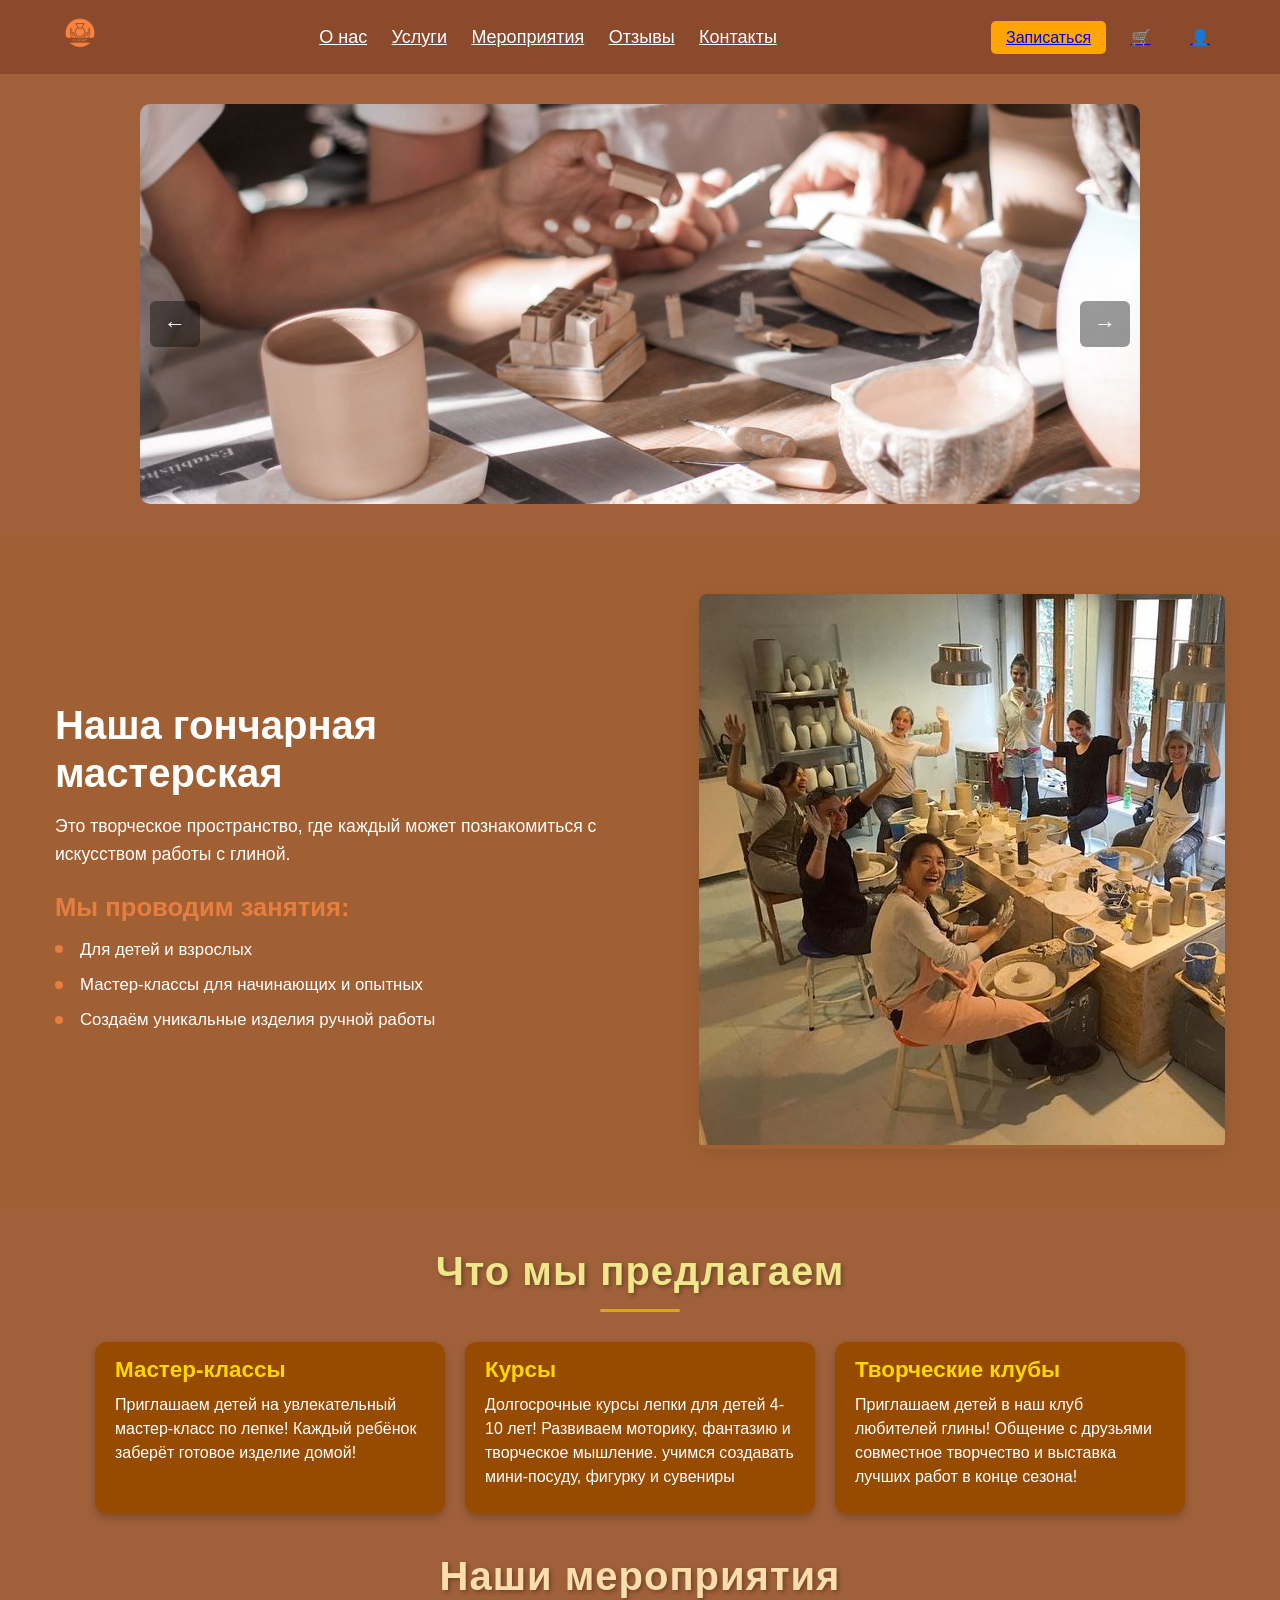
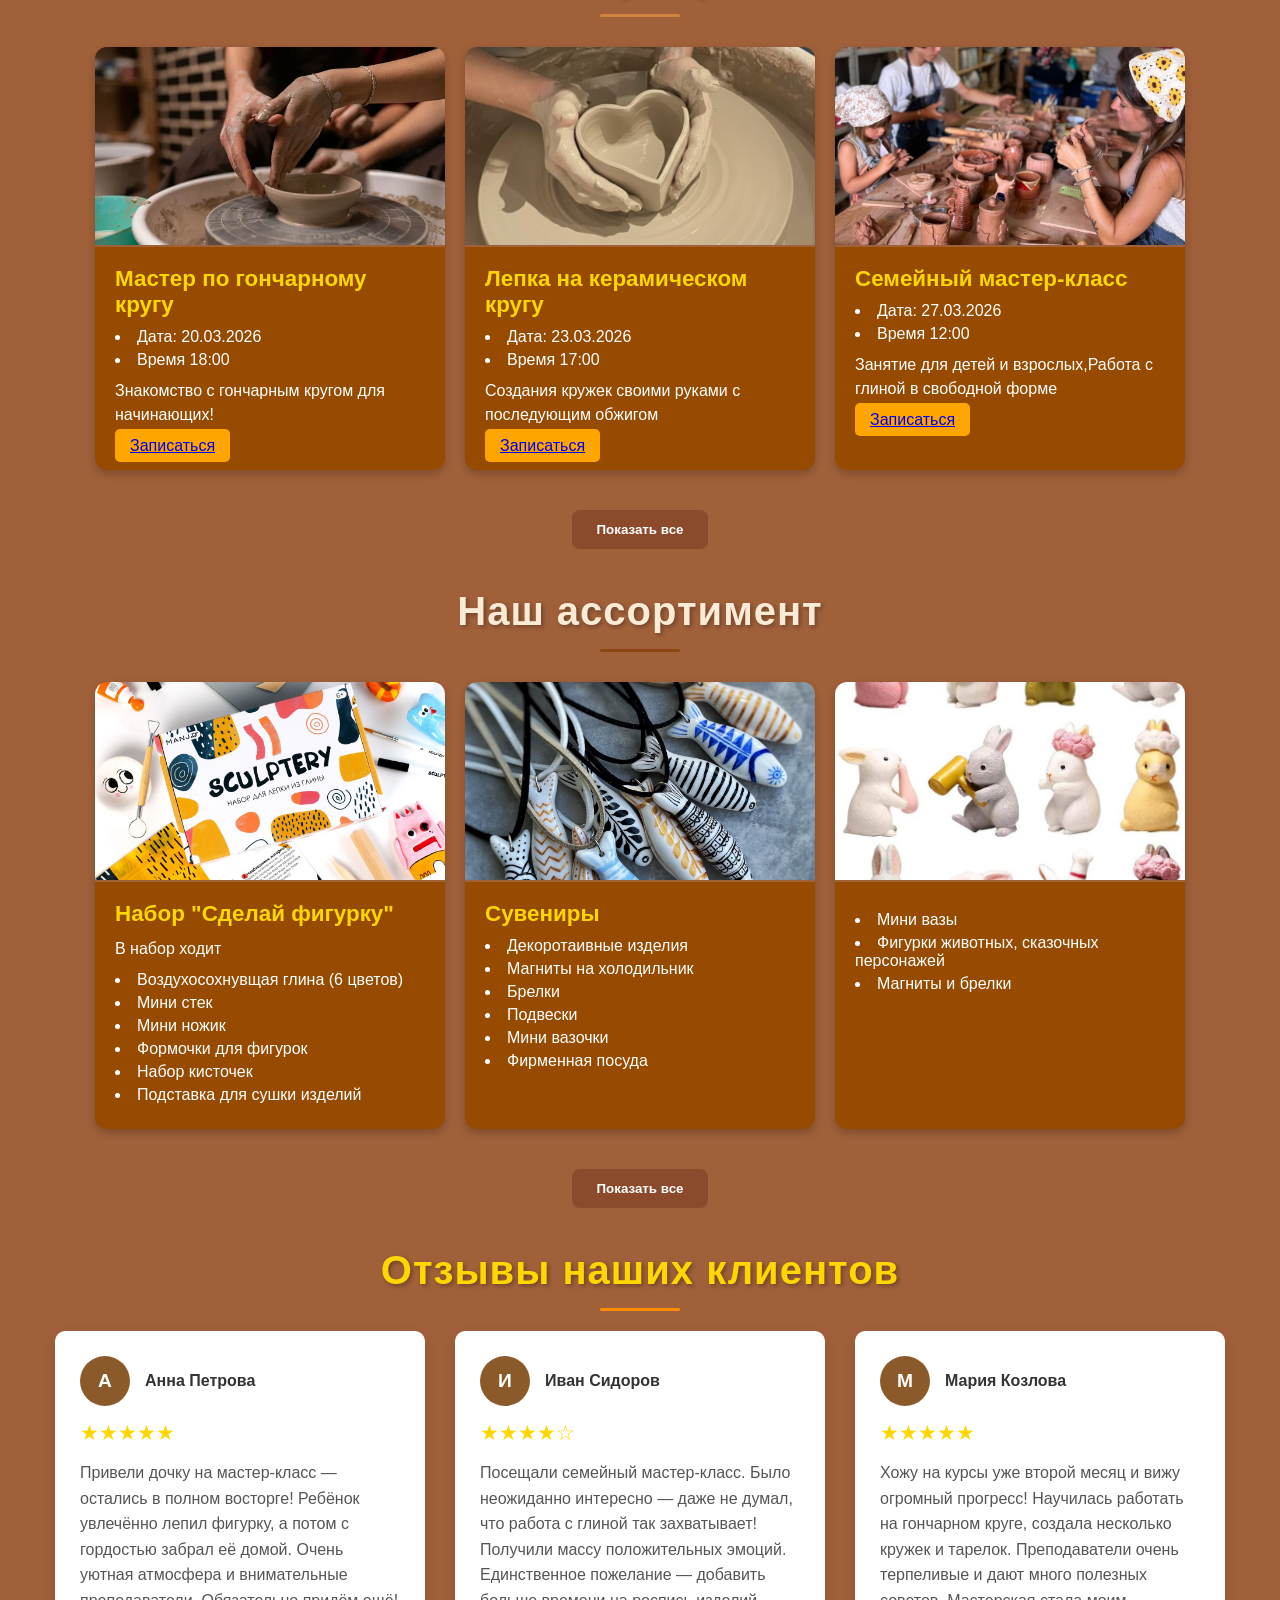
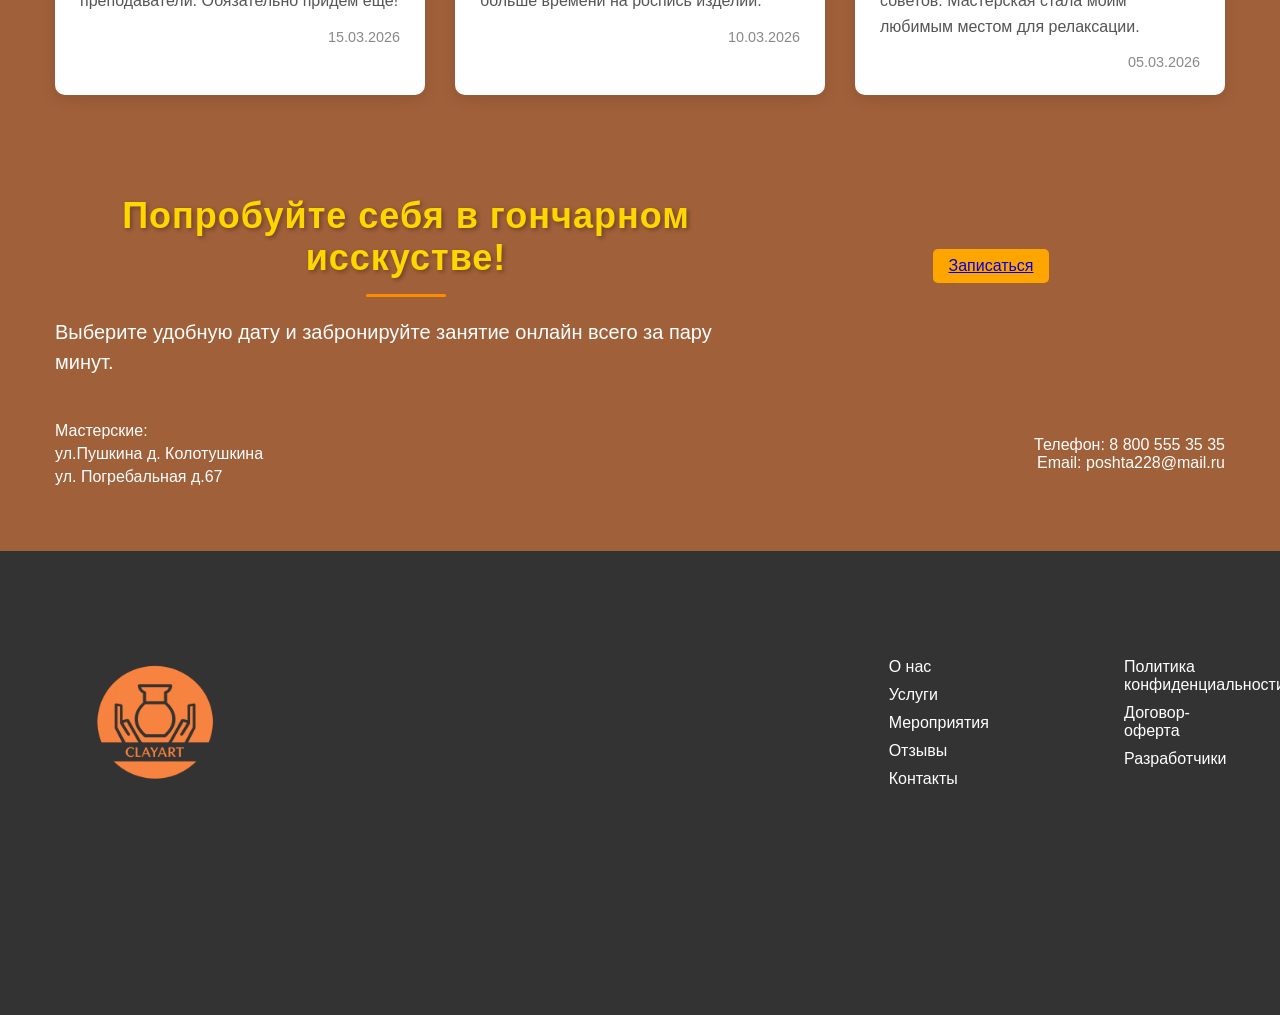
<file: index.html>
<!DOCTYPE html>
<html lang="ru">
<head>
    <meta charset="UTF-8">
    <meta name="viewport" content="width=device-width, initial-scale=1.0">
    <title>Гончарная мастерская</title>
    <link rel="stylesheet" href="style.css">
</head>
<body>
    <header>
        <div class="container">

            <div class="logo">
                <a href="index.html">
                    <img src="img\ChatGPT Image 16 мар. 2026 г., 20_17_33.png" alt="Логотип">
                </a>
            </div>

            <nav class="menu">
                <a href="o_nas.html">О нас</a>
                <a href="uslugi.html">Услуги</a>
                <a href="mp.html">Мероприятия</a>
                <a href="otzivy.html">Отзывы</a>
                <a href="contacts.html">Контакты</a>
            </nav>
            <div class="action">
                <a href="https://docs.google.com/forms/d/e/1FAIpQLSeQhsj53YBMiBr8ku7k_95Wl72nVpHHeeREx97XyPlIxrhOSA/viewform?usp=publish-editor" class="btm">Записаться</a>
                <a href="uslugi.html" class="icon_btm">🛒</a>
                <a href="login.html" class="icon_btm">👤</a>
            </div>
        </div>
    </header>
    <section class="banner">
        <div class="container">
            <div class="slider">
                <button class="left click">&#8592;</button>
                <img src="img/banner_1.jpg" alt="баннер">
                <button class="right click">&#8594;</button>
            </div>
        </div>
    </section>
    <section class="o_nas">
        <div class="container">
            <div class="text">
                <h2>Наша гончарная мастерская</h2>
                <p>Это творческое пространство, где каждый может познакомиться с искусством работы с глиной.</p>
                <h3>Мы проводим занятия:</h3>
                <ul>
                    <li>Для детей и взрослых</li>
                    <li>Мастер-классы для начинающих и опытных</li>
                    <li>Создаём уникальные изделия ручной работы</li>
                </ul>
            </div>
            <div class="img_o_nas">
                <img src="img/aboutUs.png" alt="фото о нас">
            </div>
        </div>
    </section>
    <section class="chto_myu_predlagaem">
        <div class="container">

            <h1>Что мы предлагаем</h1>

            <div class="cards">

                <div class="card">
                    <div class="card_text">
                        <h3>Мастер-классы</h3>
                        <p>Приглашаем детей на увлекательный мастер-класс по лепке! Каждый ребёнок заберёт готовое изделие домой!</p>
                    </div>
                </div>


                <div class="card">
                    <div class="card_text">
                        <h3>Курсы</h3>
                        <p>Долгосрочные курсы лепки для детей 4-10 лет! Развиваем моторику, фантазию и творческое мышление. учимся создавать мини-посуду, фигурку и сувениры</p>
                    </div>
                </div>


                <div class="card">
                    <div class="card_text">
                        <h3>Творческие клубы</h3>
                        <p>Приглашаем детей в наш клуб любителей глины! Общение с друзьями совместное творчество и выставка лучших работ в конце сезона!</p>
                    </div>
                </div>
            </div>
        </div>
    </section>
    <section class="blijashie_meropriatiya">
        <div class="container">
            <h1>Наши мероприятия</h1>
            <div class="cards">
                <div class="card">
                    <img src="img/masterClass1.png">
                    <div class="card_text">
                        <h3>Мастер по гончарному кругу</h3>
                        <ul>
                            <li>Дата: 20.03.2026</li>
                            <li>Время 18:00</li>
                        </ul>
                        <p>Знакомство с гончарным кругом для начинающих!</p>
                         <a href="https://docs.google.com/forms/d/e/1FAIpQLSeQhsj53YBMiBr8ku7k_95Wl72nVpHHeeREx97XyPlIxrhOSA/viewform?usp=publish-editor" class="btm">Записаться</a>
                    </div>
                </div>


                <div class="card">
                    <img src="img/masterClass2.png">
                    <div class="card_text">
                        <h3>Лепка на керамическом кругу</h3>
                        <ul>
                            <li>Дата: 23.03.2026</li>
                            <li>Время 17:00</li>
                        </ul>
                        <p>Создания кружек своими руками с последующим обжигом</p>
                         <a href="https://docs.google.com/forms/d/e/1FAIpQLSeQhsj53YBMiBr8ku7k_95Wl72nVpHHeeREx97XyPlIxrhOSA/viewform?usp=publish-editor" class="btm">Записаться</a>
                    </div>
                </div>

                <div class="card">
                    <img src="img/masterClass3.png">
                    <div class="card_text">
                        <h3>Семейный мастер-класс</h3>
                        <ul>
                            <li>Дата: 27.03.2026</li>
                            <li>Время 12:00</li>
                        </ul>
                        <p>Занятие для детей и взрослых,Работа с глиной в свободной форме</p>
                         <a href="https://docs.google.com/forms/d/e/1FAIpQLSeQhsj53YBMiBr8ku7k_95Wl72nVpHHeeREx97XyPlIxrhOSA/viewform?usp=publish-editor" class="btm">Записаться</a>
                    </div>
                </div>
                <button>Показать все</button>
            </div>
        </div>
    </section>
    <section class="nash_assortiment">
        <div class="container">
            <h1>Наш ассортимент</h1>
            <div class="cards">
                <div class="card">
                    <img src="img/nabor1.png">
                    <div class="card_text">
                        <h3>Набор "Сделай фигурку"</h3>
                        <p>В набор ходит</p>
                        <ul>
                            <li>Воздухосохнувщая глина (6 цветов)</li>
                            <li>Мини стек</li>
                            <li>Мини ножик</li>
                            <li>Формочки для фигурок</li>
                            <li>Набор кисточек</li>
                            <li>Подставка для сушки изделий</li>
                        </ul>
                    </div>
                </div>


                <div class="card">
                    <img src="img/nabor2.png">
                    <div class="card_text">
                        <h3>Сувениры</h3>
                        <ul>
                            <li>Декоротаивные изделия</li>
                            <li>Магниты на холодильник</li>
                            <li>Брелки</li>
                            <li>Подвески</li>
                            <li>Мини вазочки</li>
                            <li>Фирменная посуда</li>
                        </ul>
                    </div>
                </div>

                <div class="card">
                    <img src="img/nabor3.png">
                    <div class="card_text">
                        <h3></h3>
                        <ul>
                            <li>Мини вазы</li>
                            <li>Фигурки животных, сказочных персонажей</li>
                            <li>Магниты и брелки</li>
                        </ul>
                    </div>
                </div>
                <button>Показать все</button>
            </div>
        </div>
    </section>
    <section class="otzivy">
        <div class="container">
            <h1>Отзывы наших клиентов</h1>
            <div class="reviews-grid">
                <div class="review-card">
                    <div class="review-header">
                        <div class="review-avatar">А</div>
                        <div class="review-author">Анна Петрова</div>
                    </div>
                    <div class="review-rating">
                        ★★★★★
                    </div>
                    <p class="review-text">
                        Привели дочку на мастер‑класс — остались в полном восторге!
                        Ребёнок увлечённо лепил фигурку, а потом с гордостью забрал её домой.
                        Очень уютная атмосфера и внимательные преподаватели. Обязательно придём ещё!
                    </p>
                    <div class="review-date">15.03.2026</div>
                </div>

                <div class="review-card">
                    <div class="review-header">
                        <div class="review-avatar">И</div>
                        <div class="review-author">Иван Сидоров</div>
                    </div>
                    <div class="review-rating">
                        ★★★★☆
                    </div>
                    <p class="review-text">
                        Посещали семейный мастер‑класс. Было неожиданно интересно — даже
                        не думал, что работа с глиной так захватывает! Получили массу
                        положительных эмоций. Единственное пожелание — добавить больше
                        времени на роспись изделий.
                    </p>
                    <div class="review-date">10.03.2026</div>
                </div>

                <div class="review-card">
                    <div class="review-header">
                        <div class="review-avatar">М</div>
                        <div class="review-author">Мария Козлова</div>
                    </div>
                    <div class="review-rating">
                        ★★★★★
                    </div>
                    <p class="review-text">
                        Хожу на курсы уже второй месяц и вижу огромный прогресс!
                        Научилась работать на гончарном круге, создала несколько кружек
                        и тарелок. Преподаватели очень терпеливые и дают много полезных
                        советов. Мастерская стала моим любимым местом для релаксации.
                    </p>
                    <div class="review-date">05.03.2026</div>
                </div>
            </div>
        </div>
    </section>
    <section class="bloc_zapisi">
        <div class="container">
            <div class="zapisi_top">
                <div class="zapisi_left">
                    <h1>Попробуйте себя в гончарном исскустве!</h1>
                    <p>Выберите удобную дату и забронируйте  занятие онлайн всего за пару минут.</p>
                </div>

                <div class="zapisi_right">
                     <a href="https://docs.google.com/forms/d/e/1FAIpQLSeQhsj53YBMiBr8ku7k_95Wl72nVpHHeeREx97XyPlIxrhOSA/viewform?usp=publish-editor" class="btm">Записаться</a>
                </div>
            </div>

            <div class="zapisi_bottom">
                <div class="contacts_left">
                    <p>Мастерские:</p>
                    <p>ул.Пушкина д. Колотушкина</p>
                    <p>ул. Погребальная д.67</p>
                </div>
                <div class="contacts_right ">
                    <p>Телефон: 8 800 555 35 35</p>
                    <P>Email: poshta228@mail.ru</P>
                </div>
            </div>
        </div>

    </section>
    <script>

        const images = [
            "img/banner_1.jpg",
            "img/banner_2.jpg",
            "img/banner_3.jpg",
            "img/banner_4.jpg"
        ];

        let index = 0;

        const banner = document.querySelector(".slider img");

        document.querySelector(".right").onclick = () => {
            index++;

            if (index >= images.length) {
                index = 0;
            }

            banner.src = images[index];
        }

        document.querySelector(".left").onclick = () => {
            index--;

            if (index < 0) {
                index = images.length - 1;
            }

            banner.src = images[index];
        }

    </script>
    <footer class="footer">
        <div class="container">
            <div class="footer-top">
                <div class="logo-container">
                    <img src="img/ChatGPT Image 16 мар. 2026 г., 20_17_33.png" alt="Логотип компании" class="footer-logo">
                </div>
                <div class="footer-cols">
                    <div class="col">
                        <a href="o_nas.html">О нас</a>
                        <a href="uslugi.html">Услуги</a>
                        <a href="mp.html">Мероприятия</a>
                        <a href="otzivy.html">Отзывы</a>
                        <a href="contacts.html">Контакты</a>
                    </div>
                    <div class="col">
                        <a href="#">Политика конфиденциальности</a>
                        <a href="#">Договор-оферта</a>
                        <a href="#">Разработчики</a>
                    </div>
                </div>
            </div>
        </div>
    </footer>
</body>
</html>
</file>
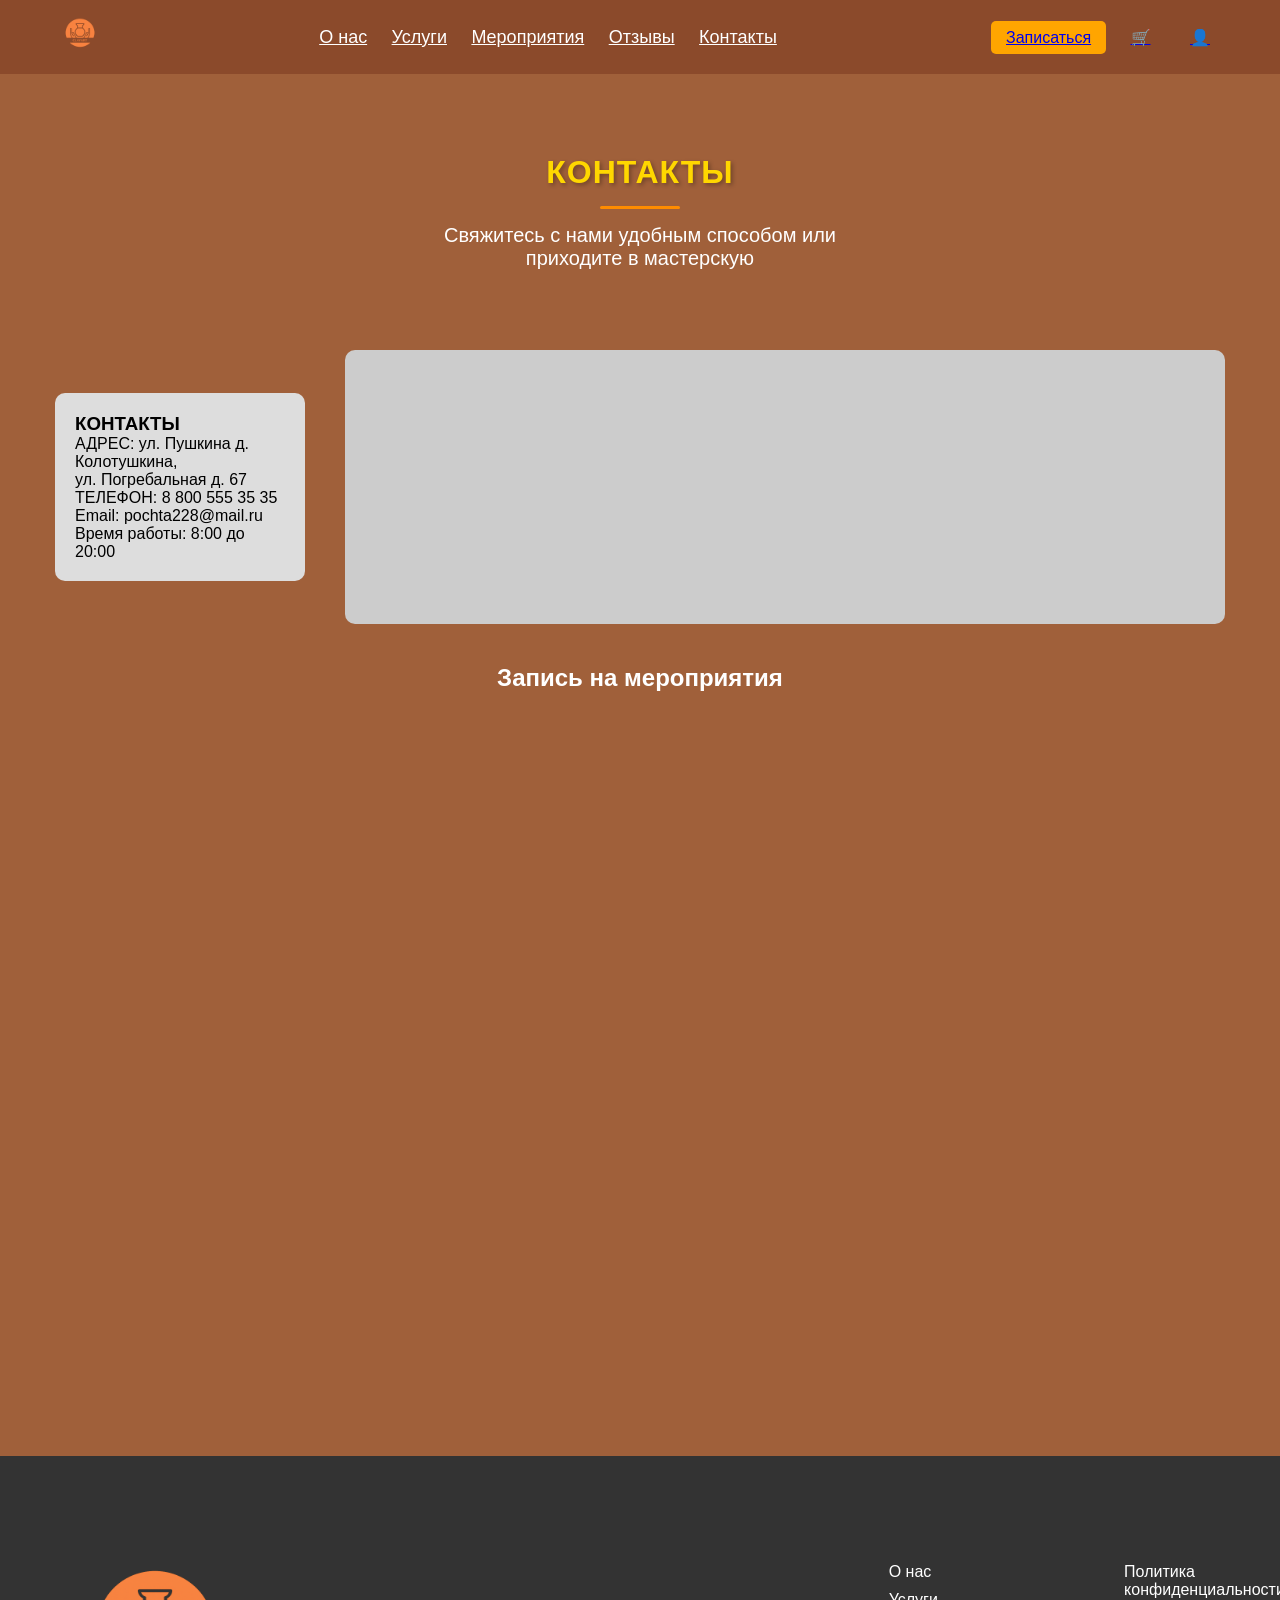
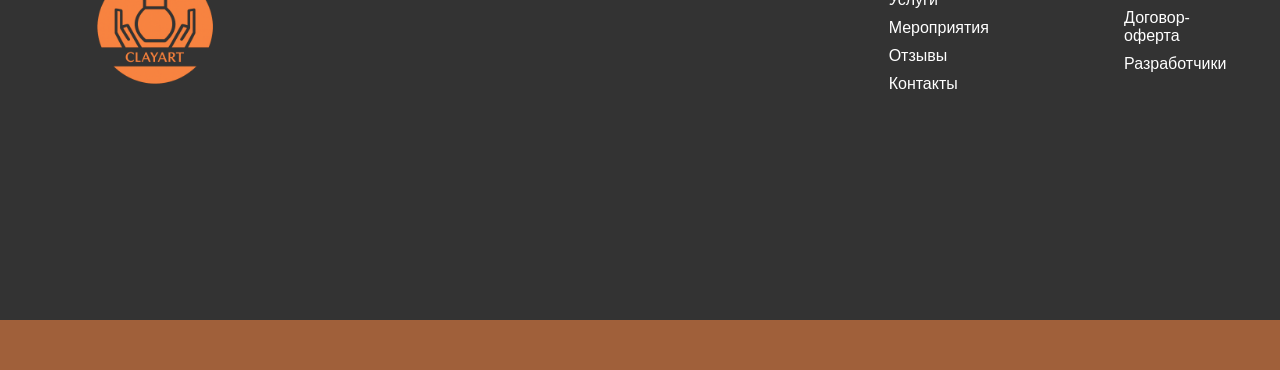
<file: contacts.html>
<!DOCTYPE html>
<html lang="ru">
<head>
    <meta charset="UTF-8">
    <meta name="viewport" content="width=device-width, initial-scale=1.0">
    <title>контакты</title>
    <link rel="stylesheet" href="style.css">
</head>
<body>
    <header>
        <div class="container">

              <div class="logo">
                <a href="index.html">
                    <img src="img\ChatGPT Image 16 мар. 2026 г., 20_17_33.png" alt="Логотип">
                </a>
            </div>
            
            <nav class="menu">
                <a href="o_nas.html">О нас</a>
                <a href="uslugi.html">Услуги</a>
                <a href="mp.html">Мероприятия</a>
                <a href="otzivy.html">Отзывы</a>
                <a href="contacts.html">Контакты</a>
            </nav>
            <div class="action">
                <a href="https://docs.google.com/forms/d/e/1FAIpQLSeQhsj53YBMiBr8ku7k_95Wl72nVpHHeeREx97XyPlIxrhOSA/viewform?usp=publish-editor" class="btm">Записаться</a>
                <a href="uslugi.html" class="icon_btm">🛒</a>
                <a href="login.html" class="icon_btm">👤</a>
            </div>
        </div>
    </header>

<section class="contacts_page">

    <div class="contacts_title">
        <h1>КОНТАКТЫ</h1>
        <p>Свяжитесь с нами удобным способом или<br>
        приходите в мастерскую</p>
    </div>


    <div class="contacts_middle container">

        <div class="contacts_card">

            <h3>КОНТАКТЫ</h3>

            <p>АДРЕС: ул. Пушкина д. Колотушкина,<br>
            ул. Погребальная д. 67</p>

            <p>ТЕЛЕФОН: 8 800 555 35 35</p>

            <p>Email: pochta228@mail.ru</p>

            <p>Время работы: 8:00 до 20:00</p>

        </div>


        <div class="contacts_map">

            <iframe
            src="https://yandex.com/maps/org/dom_kolotushkina/171410075130/?ll=39.721364%2C47.226846&z=17.03"
            width="100%"
            height="250"
            style="border:0;">
            </iframe>

        </div>

    </div>

    <section class="google_form_block">
    <div class="container">

        <h2>Запись на мероприятия</h2>

        <iframe
            src="https://docs.google.com/forms/d/e/1FAIpQLSeQhsj53YBMiBr8ku7k_95Wl72nVpHHeeREx97XyPlIxrhOSA/viewform?usp=publish-editor"
            width="100%"
            height="600"
            frameborder="0">
        </iframe>

    </div>
</section>
  
<footer class="footer">
        <div class="container">
            <div class="footer-top">
                <div class="logo-container">
                    <img src="img/ChatGPT Image 16 мар. 2026 г., 20_17_33.png" alt="Логотип компании" class="footer-logo">
                </div>
                <div class="footer-cols">
                    <div class="col">
                        <a href="o_nas.html">О нас</a>
                        <a href="uslugi.html">Услуги</a>
                        <a href="mp.html">Мероприятия</a>
                        <a href="otzivy.html">Отзывы</a>
                        <a href="contacts.html">Контакты</a>
                    </div>
                    <div class="col">
                        <a href="#">Политика конфиденциальности</a>
                        <a href="#">Договор-оферта</a>
                        <a href="#">Разработчики</a>
                    </div>
                </div>
            </div>
        </div>
    </footer>
    
</body>
</html>
</file>
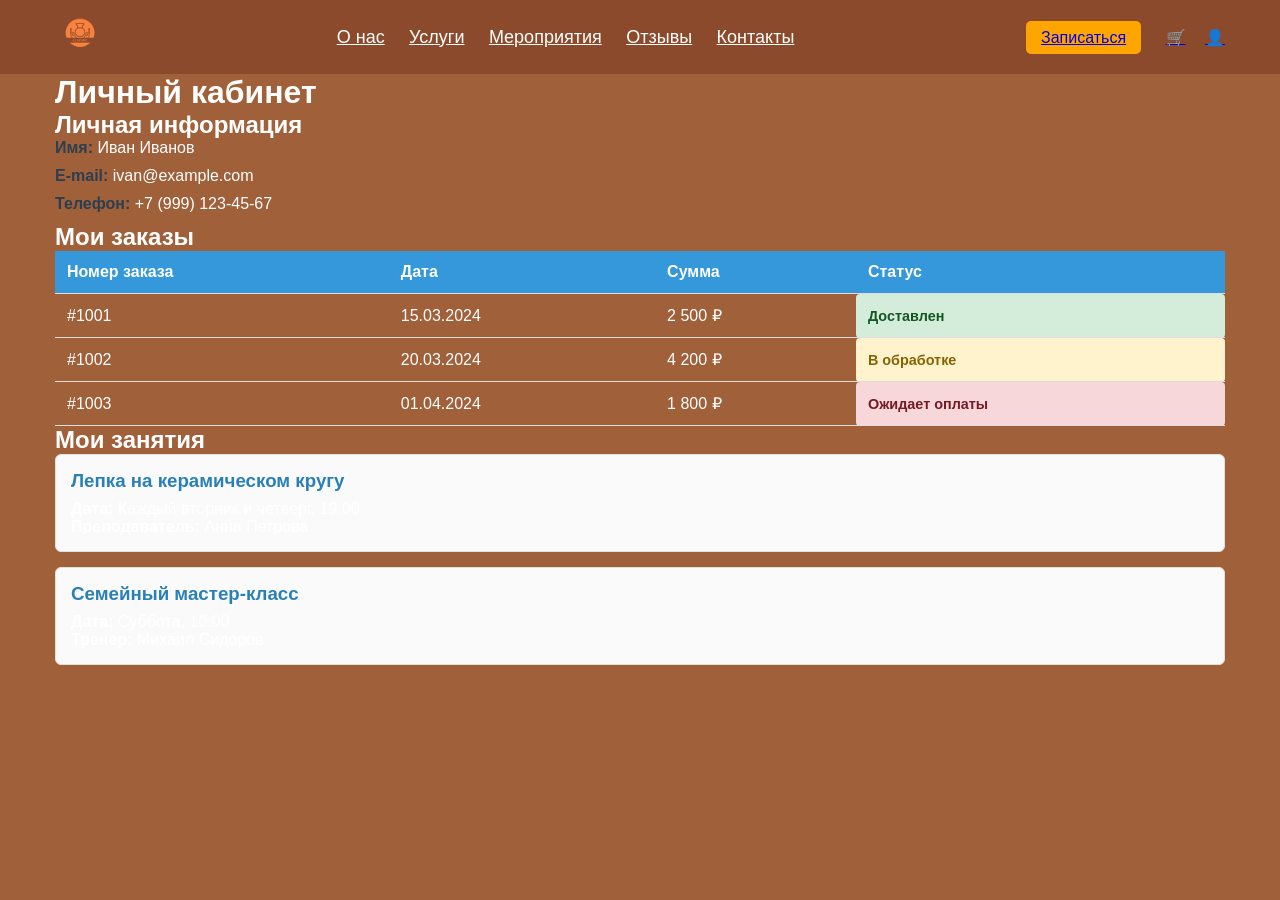
<file: lichniy cabinet.html>
<!DOCTYPE html>
<html lang="ru">
<head>
    <meta charset="UTF-8">
    <meta name="viewport" content="width=device-width, initial-scale=1.0">
    <title>Гончарная мастерская</title>
    <link rel="stylesheet" href="style.css">
</head>
<body>
    <header>
        <div class="container">

            <div class="logo">
                <a href="index.html">
                    <img src="img\ChatGPT Image 16 мар. 2026 г., 20_17_33.png" alt="Логотип">
                </a>
            </div>

            <nav class="menu">
                <a href="o_nas.html">О нас</a>
                <a href="uslugi.html">Услуги</a>
                <a href="mp.html">Мероприятия</a>
                <a href="otzivy.html">Отзывы</a>
                <a href="contacts.html">Контакты</a>
            </nav>
            <div class="action">
                <a href="https://docs.google.com/forms/d/e/1FAIpQLSeQhsj53YBMiBr8ku7k_95Wl72nVpHHeeREx97XyPlIxrhOSA/viewform?usp=publish-editor" class="btm">Записаться</a>
                <a href="uslugi.html" class="icon_btm">🛒</a>
                <a href="login.html class="icon_btm">👤</a>
            </div>
        </div>
    </header>
    <div class="container">
        <h1>Личный кабинет</h1>

        <!-- Блок личной информации -->
        <section class="profile-section">
            <h2>Личная информация</h2>
            <div class="profile-info">
                <p><strong>Имя:</strong> <span id="user-name">Иван Иванов</span></p>
                <p><strong>E-mail:</strong> <span id="user-email">ivan@example.com</span></p>
                <p><strong>Телефон:</strong> <span id="user-phone">+7 (999) 123-45-67</span></p>
            </div>
        </section>

        <!-- Блок заказов -->
        <section class="orders-section">
            <h2>Мои заказы</h2>
            <table class="orders-table">
                <thead>
                    <tr>
                        <th>Номер заказа</th>
                        <th>Дата</th>
                        <th>Сумма</th>
                        <th>Статус</th>
                    </tr>
                </thead>
                <tbody>
                    <tr>
                        <td>#1001</td>
                        <td>15.03.2024</td>
                        <td>2 500 ₽</td>
                        <td class="status delivered">Доставлен</td>
                    </tr>
                    <tr>
                        <td>#1002</td>
                        <td>20.03.2024</td>
                        <td>4 200 ₽</td>
                        <td class="status processing">В обработке</td>
                    </tr>
                    <tr>
                        <td>#1003</td>
                        <td>01.04.2024</td>
                        <td>1 800 ₽</td>
                        <td class="status pending">Ожидает оплаты</td>
                    </tr>
                </tbody>
            </table>
        </section>

        <!-- Блок занятий -->
        <section class="classes-section">
            <h2>Мои занятия</h2>
            <div class="classes-list">
                <div class="class-item">
                    <h3>Лепка на керамическом кругу</h3>
                    <p><strong>Дата:</strong> Каждый вторник и четверг, 19:00</p>
                    <p><strong>Преподаватель:</strong> Анна Петрова</p>
                </div>
                <div class="class-item">
                    <h3>Семейный мастер-класс</h3>
                    <p><strong>Дата:</strong> Суббота, 10:00</p>
                    <p><strong>Тренер:</strong> Михаил Сидоров</p>
                </div>
            </div>
        </section>
    </div>
</body>
</html>
</file>
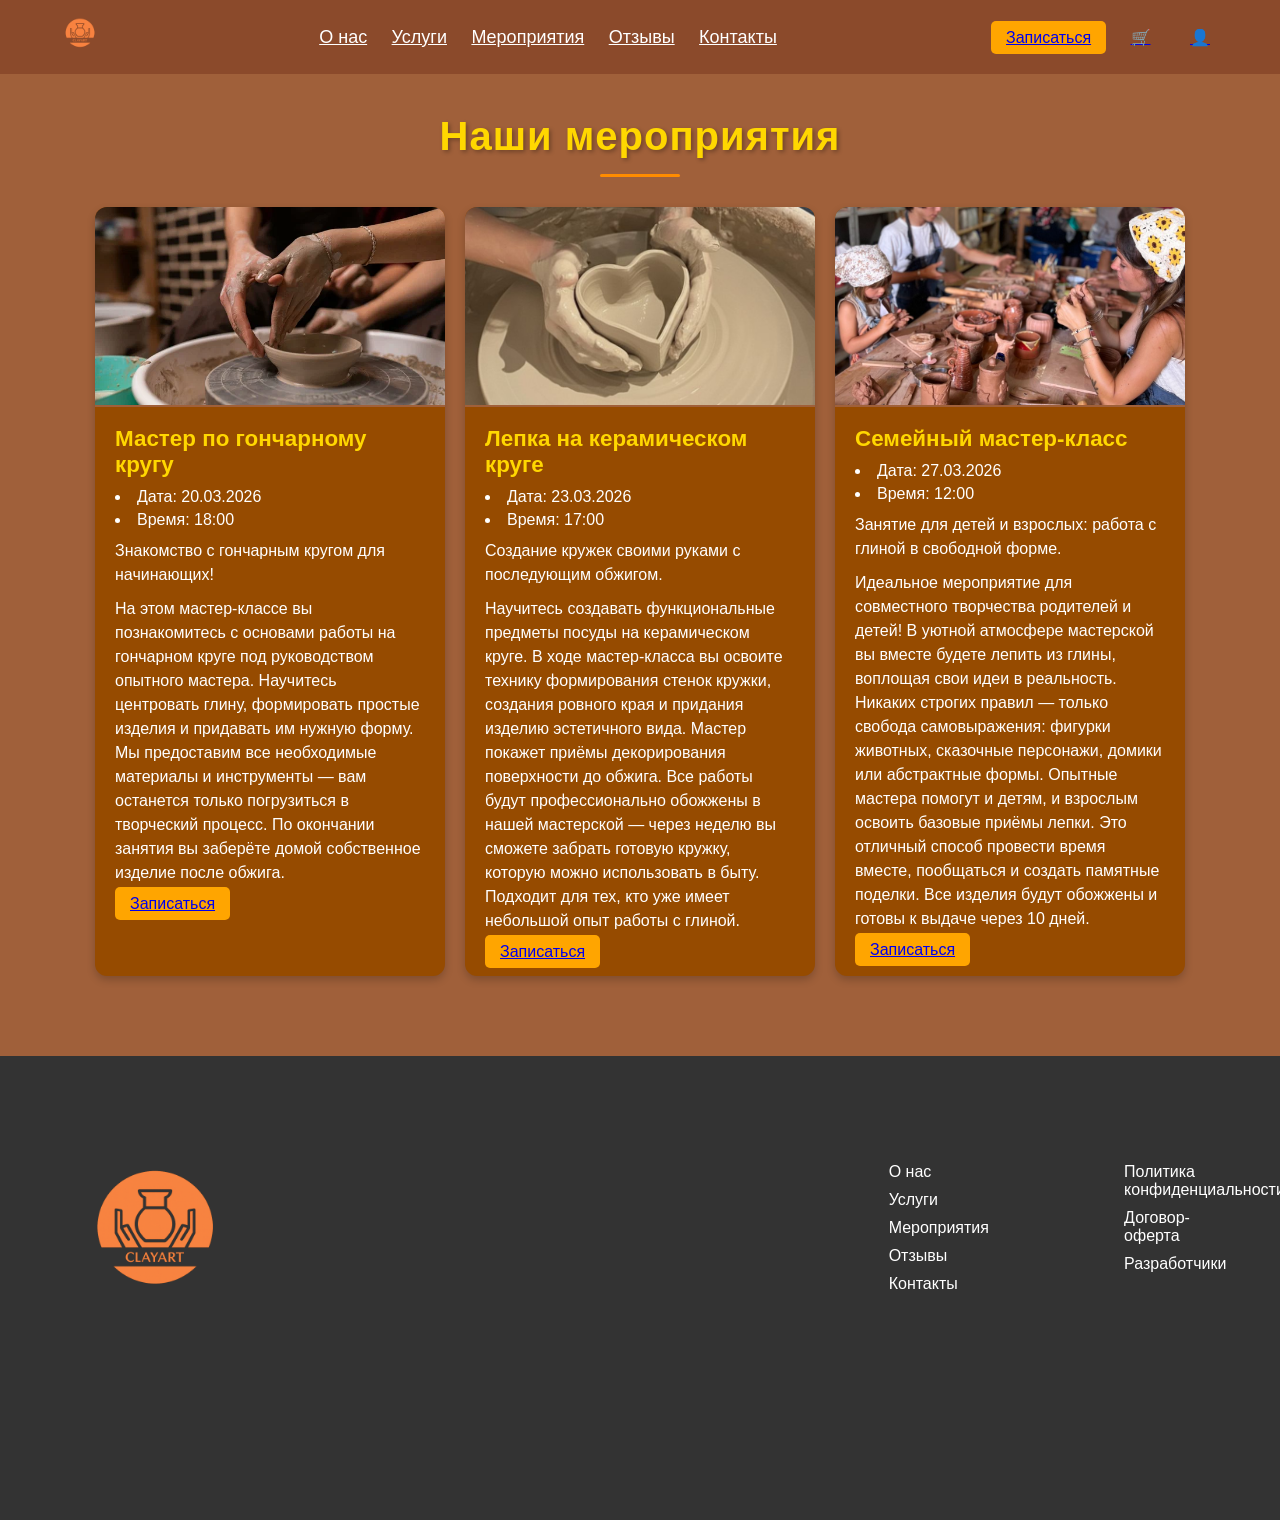
<file: mp.html>
﻿<!DOCTYPE html>
<html lang="ru">
<head>
    <meta charset="UTF-8">
    <meta name="viewport" content="width=device-width, initial-scale=1.0">
    <title>Гончарная мастерская</title>
    <link rel="stylesheet" href="style.css">
</head>
<body>
    <header>
        <div class="container">

            <div class="logo">
                <a href="index.html">
                    <img src="img\ChatGPT Image 16 мар. 2026 г., 20_17_33.png" alt="Логотип">
                </a>
            </div>

            <nav class="menu">
                <a href="o_nas.html">О нас</a>
                <a href="uslugi.html">Услуги</a>
                <a href="mp.html">Мероприятия</a>
                <a href="otzivy.html">Отзывы</a>
                <a href="contacts.html">Контакты</a>
            </nav>
            <div class="action">
                <a href="https://docs.google.com/forms/d/e/1FAIpQLSeQhsj53YBMiBr8ku7k_95Wl72nVpHHeeREx97XyPlIxrhOSA/viewform?usp=publish-editor" class="btm">Записаться</a>
                <a href="uslugi.html" class="icon_btm">🛒</a>
                <a href="login.html" class="icon_btm">👤</a>
            </div>
        </div>
    </header>
    <section class="meropriatiya">
        <div class="container">
            <h1>Наши мероприятия</h1>
            <div class="cards">
                <div class="card">
                    <img src="img/masterClass1.png" alt="Мастер по гончарному кругу">
                    <div class="card_text">
                        <h3>Мастер по гончарному кругу</h3>
                        <ul>
                            <li>Дата: 20.03.2026</li>
                            <li>Время: 18:00</li>
                        </ul>
                        <p>Знакомство с гончарным кругом для начинающих!</p>
                        <p>На этом мастер‑классе вы познакомитесь с основами работы на гончарном круге под руководством опытного мастера. Научитесь центровать глину, формировать простые изделия и придавать им нужную форму. Мы предоставим все необходимые материалы и инструменты — вам останется только погрузиться в творческий процесс. По окончании занятия вы заберёте домой собственное изделие после обжига.</p>
                         <a href="https://docs.google.com/forms/d/e/1FAIpQLSeQhsj53YBMiBr8ku7k_95Wl72nVpHHeeREx97XyPlIxrhOSA/viewform?usp=publish-editor" class="btm">Записаться</a>
                    </div>
                </div>

                <div class="card">
                    <img src="img/masterClass2.png" alt="Лепка на керамическом круге">
                    <div class="card_text">
                        <h3>Лепка на керамическом круге</h3>
                        <ul>
                            <li>Дата: 23.03.2026</li>
                            <li>Время: 17:00</li>
                        </ul>
                        <p>Создание кружек своими руками с последующим обжигом.</p>
                        <p>Научитесь создавать функциональные предметы посуды на керамическом круге. В ходе мастер‑класса вы освоите технику формирования стенок кружки, создания ровного края и придания изделию эстетичного вида. Мастер покажет приёмы декорирования поверхности до обжига. Все работы будут профессионально обожжены в нашей мастерской — через неделю вы сможете забрать готовую кружку, которую можно использовать в быту. Подходит для тех, кто уже имеет небольшой опыт работы с глиной.</p>
                         <a href="https://docs.google.com/forms/d/e/1FAIpQLSeQhsj53YBMiBr8ku7k_95Wl72nVpHHeeREx97XyPlIxrhOSA/viewform?usp=publish-editor" class="btm">Записаться</a>
                    </div>
                </div>

                <div class="card">
                    <img src="img/masterClass3.png" alt="Семейный мастер-класс">
                    <div class="card_text">
                        <h3>Семейный мастер-класс</h3>
                        <ul>
                            <li>Дата: 27.03.2026</li>
                            <li>Время: 12:00</li>
                        </ul>
                        <p>Занятие для детей и взрослых: работа с глиной в свободной форме.</p>
                        <p>Идеальное мероприятие для совместного творчества родителей и детей! В уютной атмосфере мастерской вы вместе будете лепить из глины, воплощая свои идеи в реальность. Никаких строгих правил — только свобода самовыражения: фигурки животных, сказочные персонажи, домики или абстрактные формы. Опытные мастера помогут и детям, и взрослым освоить базовые приёмы лепки. Это отличный способ провести время вместе, пообщаться и создать памятные поделки. Все изделия будут обожжены и готовы к выдаче через 10 дней.</p>
                         <a href="https://docs.google.com/forms/d/e/1FAIpQLSeQhsj53YBMiBr8ku7k_95Wl72nVpHHeeREx97XyPlIxrhOSA/viewform?usp=publish-editor" class="btm">Записаться</a>
                    </div>
                </div>
            </div>
        </div>
    </section>
    <footer class="footer">
        <div class="container">
            <div class="footer-top">
                <div class="logo-container">
                    <img src="img/ChatGPT Image 16 мар. 2026 г., 20_17_33.png" alt="Логотип компании" class="footer-logo">
                </div>
                <div class="footer-cols">
                    <div class="col">
                        <a href="o_nas.html">О нас</a>
                        <a href="uslugi.html">Услуги</a>
                        <a href="mp.html">Мероприятия</a>
                        <a href="otzivy.html">Отзывы</a>
                        <a href="contacts.html">Контакты</a>
                    </div>
                    <div class="col">
                        <a href="#">Политика конфиденциальности</a>
                        <a href="#">Договор-оферта</a>
                        <a href="#">Разработчики</a>
                    </div>
                </div>
            </div>
        </div>
    </footer>
</body>
</file>
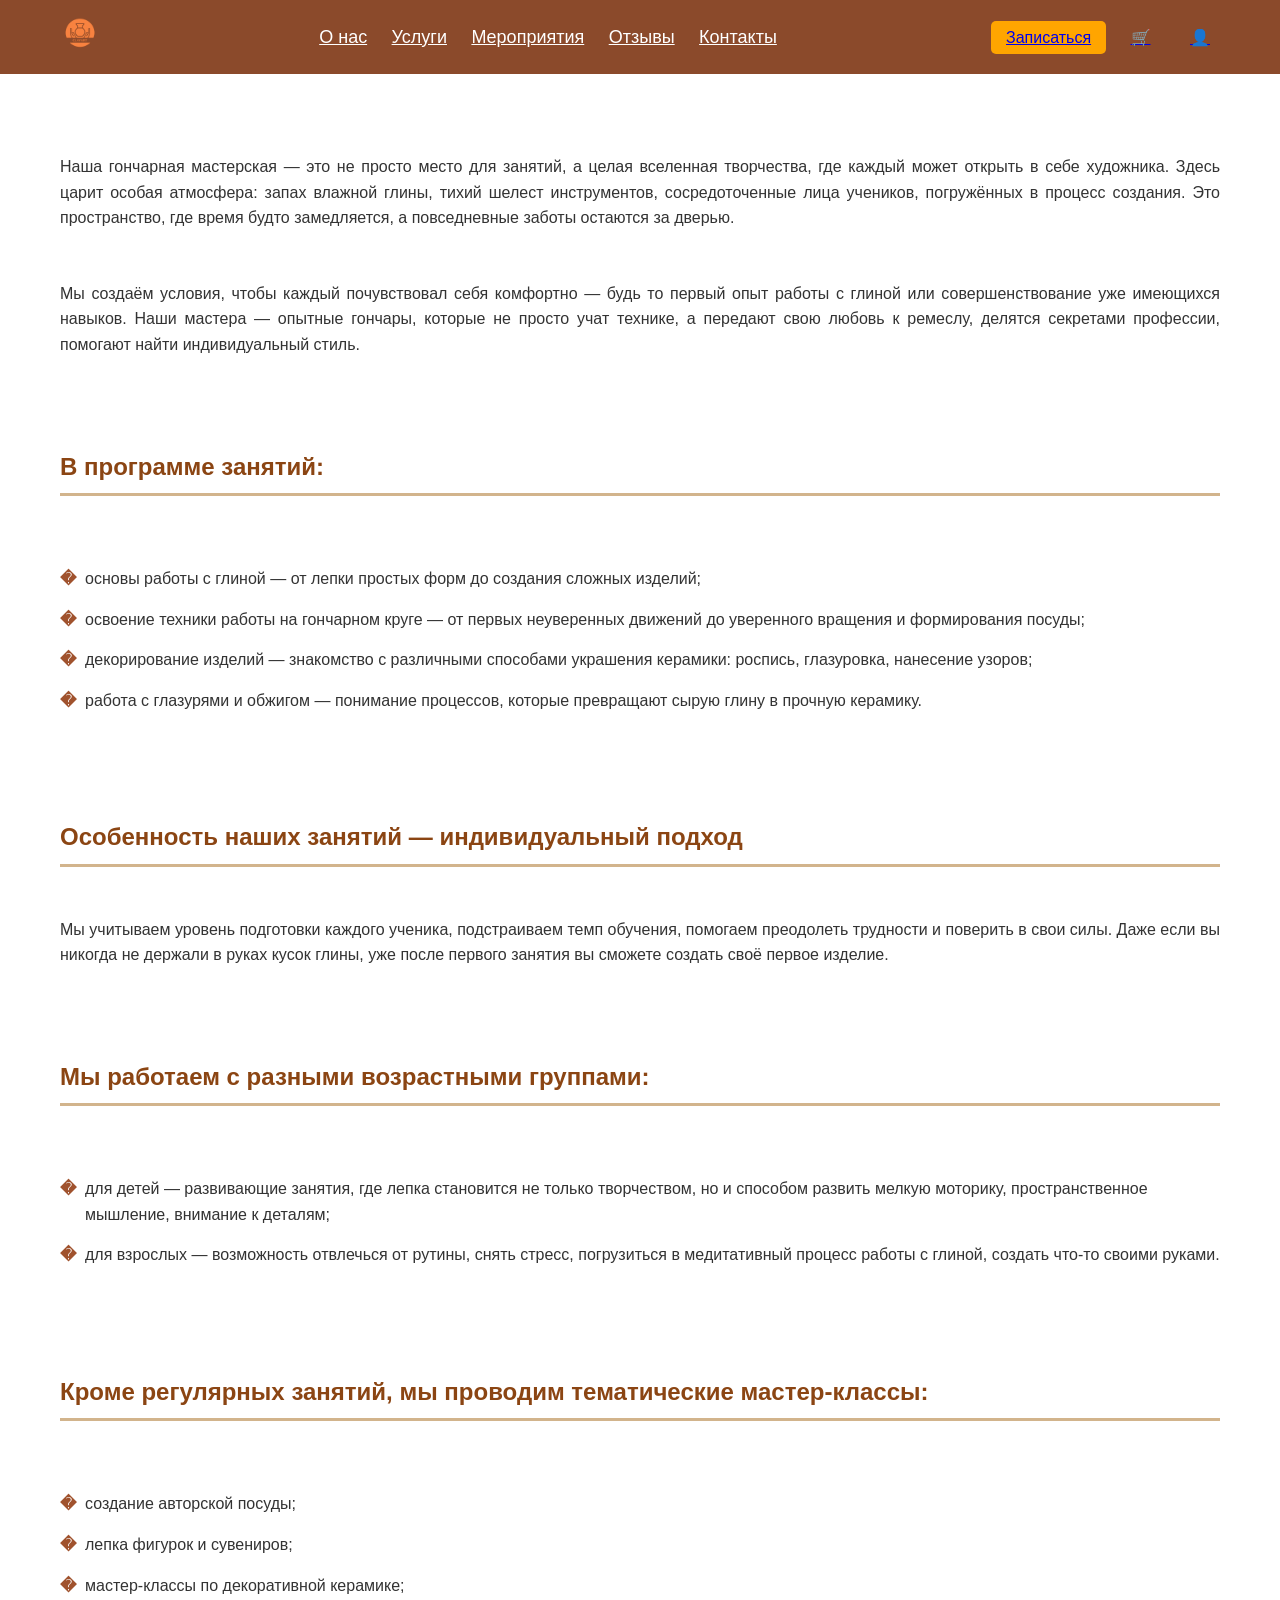
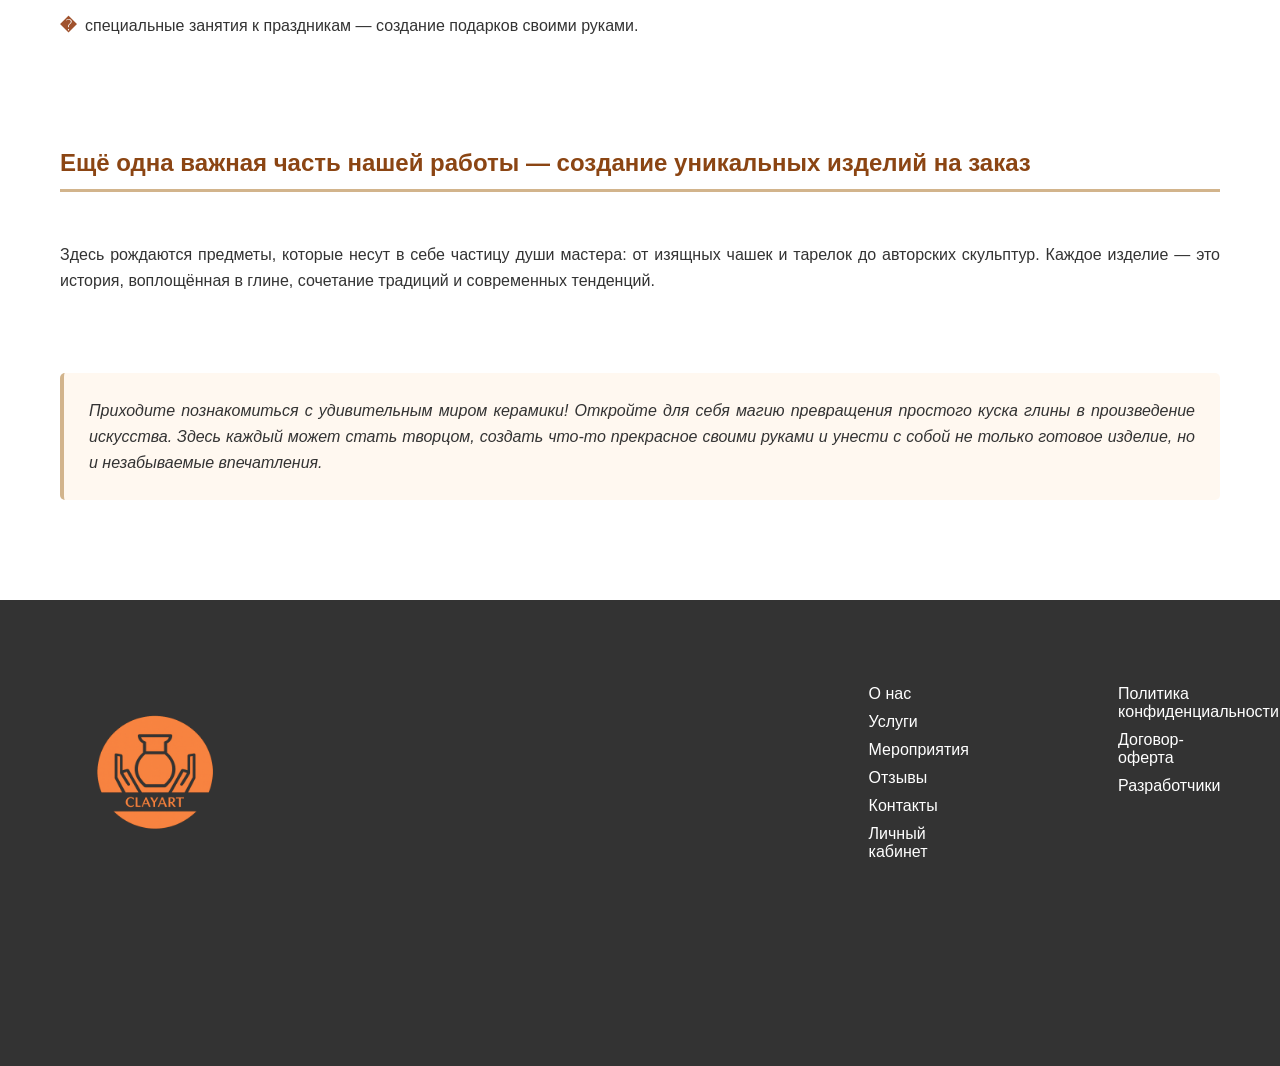
<file: o_nas.html>
﻿<!DOCTYPE html>
<html lang="ru">
<head>
    <meta charset="UTF-8">
    <meta name="viewport" content="width=device-width, initial-scale=1.0">
    <title>Гончарная мастерская</title>
    <link rel="stylesheet" href="style.css">
</head>
<body>
    <header>
        <div class="container">

            <div class="logo">
                <a href="index.html">
                    <img src="img\ChatGPT Image 16 мар. 2026 г., 20_17_33.png" alt="Логотип">
                </a>
            </div>

            <nav class="menu">
                <a href="o_nas.html">О нас</a>
                <a href="uslugi.html">Услуги</a>
                <a href="mp.html">Мероприятия</a>
                <a href="otzivy.html">Отзывы</a>
                <a href="contacts.html">Контакты</a>
            </nav>
            <div class="action">
                <a href="https://docs.google.com/forms/d/e/1FAIpQLSeQhsj53YBMiBr8ku7k_95Wl72nVpHHeeREx97XyPlIxrhOSA/viewform?usp=publish-editor" class="btm">Записаться</a>
                <a href="uslugi.html" class="icon_btm">🛒</a>
                <a href="login.html" class="icon_btm">👤</a>
            </div>
        </div>
    </header>
    <section class="about_us">
        <div class="container">
            <div class="text">
                <p>Наша гончарная мастерская — это не просто место для занятий, а целая вселенная творчества, где каждый может открыть в себе художника. Здесь царит особая атмосфера: запах влажной глины, тихий шелест инструментов, сосредоточенные лица учеников, погружённых в процесс создания. Это пространство, где время будто замедляется, а повседневные заботы остаются за дверью.</p>

                <p>Мы создаём условия, чтобы каждый почувствовал себя комфортно — будь то первый опыт работы с глиной или совершенствование уже имеющихся навыков. Наши мастера — опытные гончары, которые не просто учат технике, а передают свою любовь к ремеслу, делятся секретами профессии, помогают найти индивидуальный стиль.</p>

                <h3>В программе занятий:</h3>
                <ul>
                    <li>основы работы с глиной — от лепки простых форм до создания сложных изделий;</li>
                    <li>освоение техники работы на гончарном круге — от первых неуверенных движений до уверенного вращения и формирования посуды;</li>
                    <li>декорирование изделий — знакомство с различными способами украшения керамики: роспись, глазуровка, нанесение узоров;</li>
                    <li>работа с глазурями и обжигом — понимание процессов, которые превращают сырую глину в прочную керамику.</li>
                </ul>

                <h3>Особенность наших занятий — индивидуальный подход</h3>
                <p>Мы учитываем уровень подготовки каждого ученика, подстраиваем темп обучения, помогаем преодолеть трудности и поверить в свои силы. Даже если вы никогда не держали в руках кусок глины, уже после первого занятия вы сможете создать своё первое изделие.</p>

                <h3>Мы работаем с разными возрастными группами:</h3>
                <ul>
                    <li>для детей — развивающие занятия, где лепка становится не только творчеством, но и способом развить мелкую моторику, пространственное мышление, внимание к деталям;</li>
                    <li>для взрослых — возможность отвлечься от рутины, снять стресс, погрузиться в медитативный процесс работы с глиной, создать что-то своими руками.</li>
                </ul>

                <h3>Кроме регулярных занятий, мы проводим тематические мастер-классы:</h3>
                <ul>
                    <li>создание авторской посуды;</li>
                    <li>лепка фигурок и сувениров;</li>
                    <li>мастер-классы по декоративной керамике;</li>
                    <li>специальные занятия к праздникам — создание подарков своими руками.</li>
                </ul>

                <h3>Ещё одна важная часть нашей работы — создание уникальных изделий на заказ</h3>
                <p>Здесь рождаются предметы, которые несут в себе частицу души мастера: от изящных чашек и тарелок до авторских скульптур. Каждое изделие — это история, воплощённая в глине, сочетание традиций и современных тенденций.</p>

                <p>Приходите познакомиться с удивительным миром керамики! Откройте для себя магию превращения простого куска глины в произведение искусства. Здесь каждый может стать творцом, создать что-то прекрасное своими руками и унести с собой не только готовое изделие, но и незабываемые впечатления.</p>
            </div>
        </div>

    </section>
    <footer class="footer">
        <div class="container">
            <div class="footer-top">
                <div class="logo-container">
                    <img src="img/ChatGPT Image 16 мар. 2026 г., 20_17_33.png" alt="Логотип компании" class="footer-logo">
                </div>
                <div class="footer-cols">
                    <div class="col">
                        <a href="#">О нас</a>
                        <a href="#">Услуги</a>
                        <a href="#">Мероприятия</a>
                        <a href="#">Отзывы</a>
                        <a href="#">Контакты</a>
                        <a href="#">Личный кабинет</a>
                    </div>
                    <div class="col">
                        <a href="#">Политика конфиденциальности</a>
                        <a href="#">Договор-оферта</a>
                        <a href="#">Разработчики</a>
                    </div>
                </div>
            </div>
        </div>
    </footer>
</body>
</file>
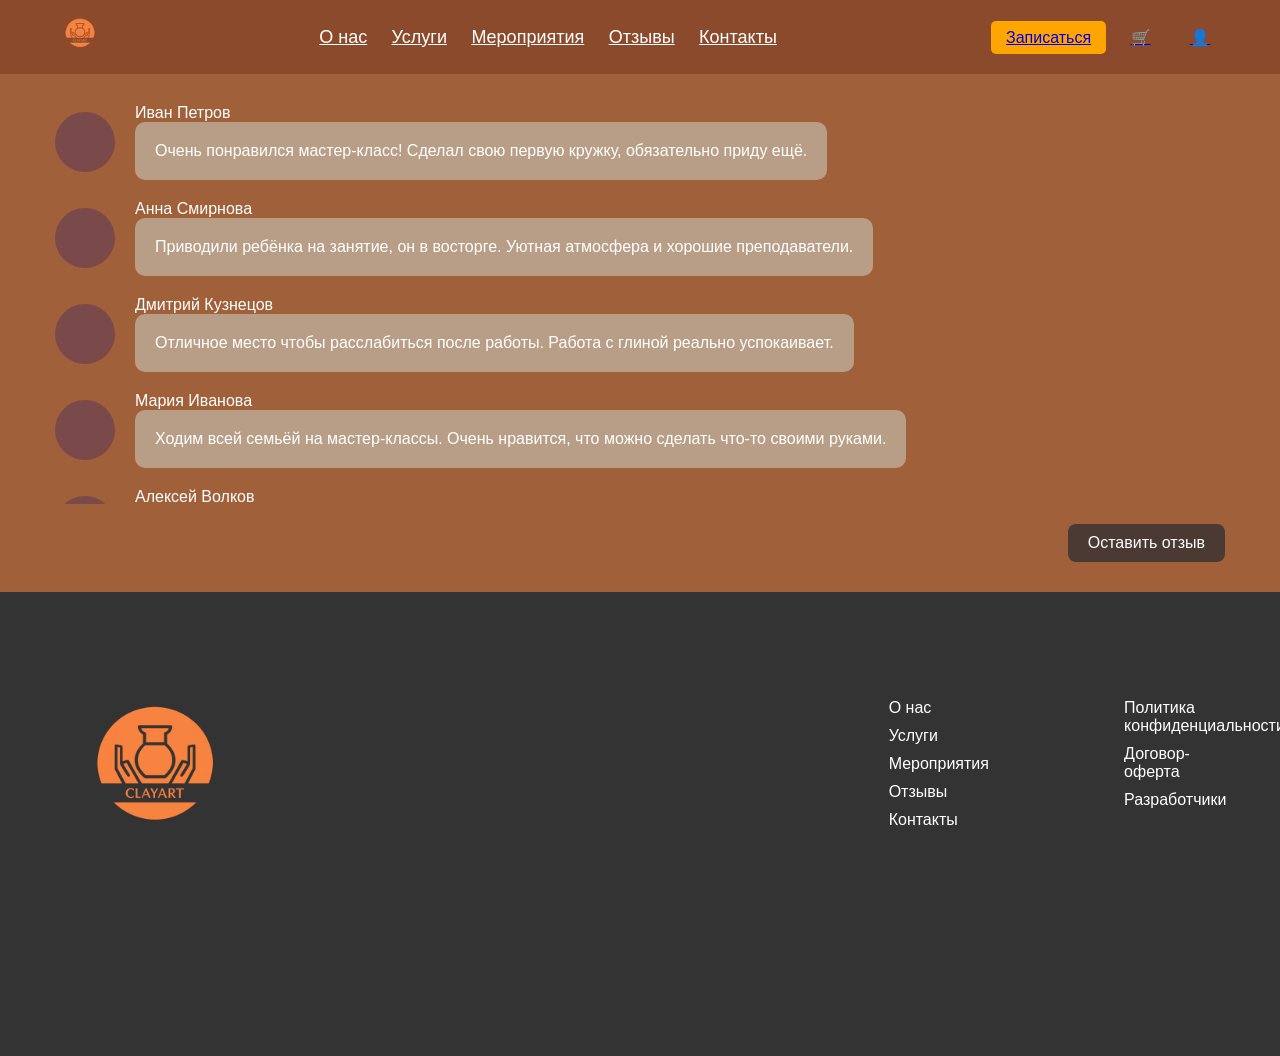
<file: otzivy.html>
<!DOCTYPE html>
<html lang="ru">
<head>
    <meta charset="UTF-8">
    <meta name="viewport" content="width=device-width, initial-scale=1.0">
    <title>Отзывы</title>
    <link rel="stylesheet" href="style.css">
</head>
<body>
    
        <header>
        <div class="container">

            <div class="logo">
                <a href="index.html">
                    <img src="img\ChatGPT Image 16 мар. 2026 г., 20_17_33.png" alt="Логотип">
                </a>
            </div>

            <nav class="menu">
                <a href="o_nas.html">О нас</a>
                <a href="uslugi.html">Услуги</a>
                <a href="mp.html">Мероприятия</a>
                <a href="otzivy.html">Отзывы</a>
                <a href="contacts.html">Контакты</a>
            </nav>
            <div class="action">
                <a href="https://docs.google.com/forms/d/e/1FAIpQLSeQhsj53YBMiBr8ku7k_95Wl72nVpHHeeREx97XyPlIxrhOSA/viewform?usp=publish-editor" class="btm">Записаться</a>
                <a href="uslugi.html" class="icon_btm">🛒</a>
                <a href="login.html" class="icon_btm">👤</a>
            </div>
        </div>
    </header>

    <section class="reviews_page">

    <div class="container">

        <div class="reviews_list">

            <div class="review">
    <div class="avatar"></div>

    <div class="review_box">
        <div class="review_name">Иван Петров</div>

        <div class="review_text">
            Очень понравился мастер-класс!
            Сделал свою первую кружку, обязательно приду ещё.
        </div>
    </div>
</div>

            <div class="review">
    <div class="avatar"></div>

    <div class="review_box">
        <div class="review_name">Анна Смирнова</div>

        <div class="review_text">
            Приводили ребёнка на занятие, он в восторге.
            Уютная атмосфера и хорошие преподаватели.
        </div>
    </div>
</div>

            <div class="review">
    <div class="avatar"></div>

    <div class="review_box">
        <div class="review_name">Дмитрий Кузнецов</div>

        <div class="review_text">
            Отличное место чтобы расслабиться после работы.
            Работа с глиной реально успокаивает.
        </div>
    </div>
</div>

            <div class="review">
    <div class="avatar"></div>

    <div class="review_box">
        <div class="review_name">Мария Иванова</div>

        <div class="review_text">
            Ходим всей семьёй на мастер-классы.
            Очень нравится, что можно сделать что-то своими руками.
        </div>
    </div>
</div>

            <div class="review">
    <div class="avatar"></div>

    <div class="review_box">
        <div class="review_name">Алексей Волков</div>

        <div class="review_text">
            Хорошая мастерская, всё чисто и аккуратно.
            Рекомендую всем попробовать.
        </div>
    </div>
</div>

        </div>


        <div class="add_review">

            <a href="https://docs.google.com/forms/d/e/1FAIpQLSfCzWVj6LY4HakxmAzV_6aXce7Hzux_bkbXXBQW6HcLEKcIlw/viewform?usp=publish-editor" class="add_btn">Оставить отзыв</a>

        </div>

    </div>

</section>


<footer class="footer">
        <div class="container">
            <div class="footer-top">
                <div class="logo-container">
                    <img src="img/ChatGPT Image 16 мар. 2026 г., 20_17_33.png" alt="Логотип компании" class="footer-logo">
                </div>
                <div class="footer-cols">
                    <div class="col">
                        <a href="o_nas.html">О нас</a>
                        <a href="uslugi.html">Услуги</a>
                        <a href="mp.html">Мероприятия</a>
                        <a href="otzivy.html">Отзывы</a>
                        <a href="contacts.html">Контакты</a>
                    </div>
                    <div class="col">
                        <a href="#">Политика конфиденциальности</a>
                        <a href="#">Договор-оферта</a>
                        <a href="#">Разработчики</a>
                    </div>
                </div>
            </div>
        </div>
</footer>

</body>
</html>
</file>
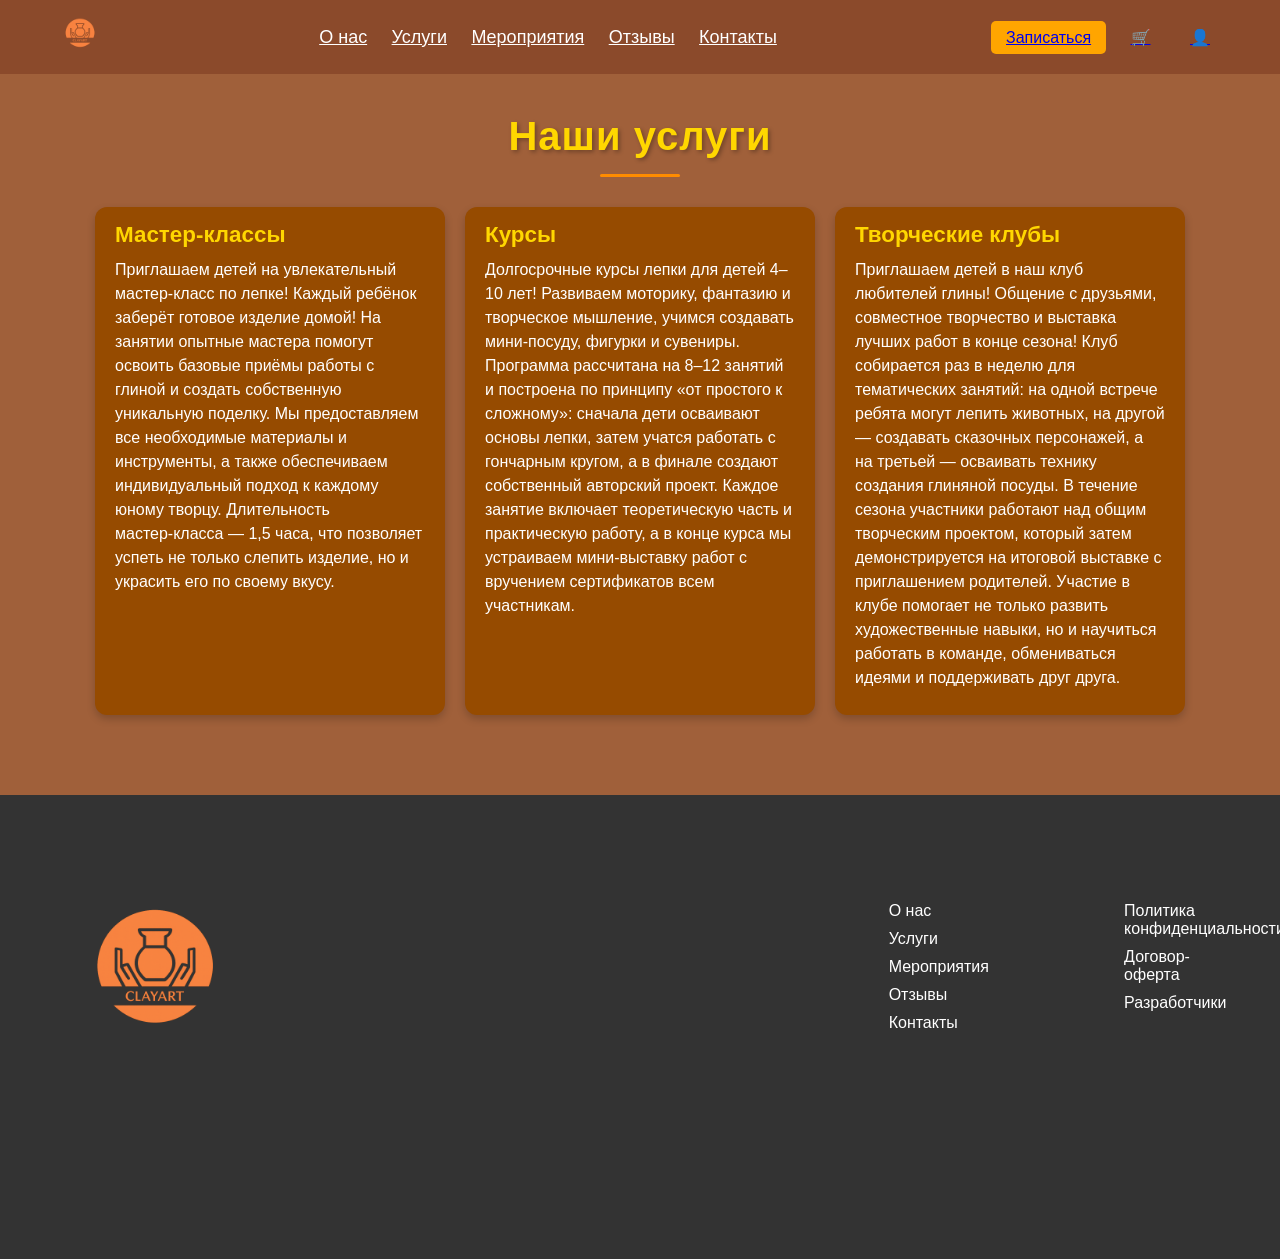
<file: uslugi.html>
﻿<!DOCTYPE html>
<html lang="ru">
<head>
    <meta charset="UTF-8">
    <meta name="viewport" content="width=device-width, initial-scale=1.0">
    <title>Гончарная мастерская</title>
    <link rel="stylesheet" href="style.css">
</head>
<body>
    <header>
        <div class="container">

            <div class="logo">
                <a href="index.html">
                    <img src="img\ChatGPT Image 16 мар. 2026 г., 20_17_33.png" alt="Логотип">
                </a>
            </div>

            <nav class="menu">
                <a href="o_nas.html">О нас</a>
                <a href="uslugi.html">Услуги</a>
                <a href="mp.html">Мероприятия</a>
                <a href="otzivy.html">Отзывы</a>
                <a href="contacts.html">Контакты</a>
            </nav>
            <div class="action">
                <a href="https://docs.google.com/forms/d/e/1FAIpQLSeQhsj53YBMiBr8ku7k_95Wl72nVpHHeeREx97XyPlIxrhOSA/viewform?usp=publish-editor" class="btm">Записаться</a>
                <a href="uslugi.html" class="icon_btm">🛒</a>
                <a href="login.html" class="icon_btm">👤</a>
            </div>
        </div>
    </header>
    <section class="nashi_uslugi">
        <div class="container">

            <h1>Наши услуги</h1>

            <div class="cards">

                <div class="card">
                    <div class="card_text">
                        <h3>Мастер-классы</h3>
                        <p>Приглашаем детей на увлекательный мастер-класс по лепке! Каждый ребёнок заберёт готовое изделие домой! На занятии опытные мастера помогут освоить базовые приёмы работы с глиной и создать собственную уникальную поделку. Мы предоставляем все необходимые материалы и инструменты, а также обеспечиваем индивидуальный подход к каждому юному творцу. Длительность мастер‑класса — 1,5 часа, что позволяет успеть не только слепить изделие, но и украсить его по своему вкусу.</p>
                    </div>
                </div>

                <div class="card">
                    <div class="card_text">
                        <h3>Курсы</h3>
                        <p>Долгосрочные курсы лепки для детей 4–10 лет! Развиваем моторику, фантазию и творческое мышление, учимся создавать мини‑посуду, фигурки и сувениры. Программа рассчитана на 8–12 занятий и построена по принципу «от простого к сложному»: сначала дети осваивают основы лепки, затем учатся работать с гончарным кругом, а в финале создают собственный авторский проект. Каждое занятие включает теоретическую часть и практическую работу, а в конце курса мы устраиваем мини‑выставку работ с вручением сертификатов всем участникам.</p>
                    </div>
                </div>

                <div class="card">
                    <div class="card_text">
                        <h3>Творческие клубы</h3>
                        <p>Приглашаем детей в наш клуб любителей глины! Общение с друзьями, совместное творчество и выставка лучших работ в конце сезона! Клуб собирается раз в неделю для тематических занятий: на одной встрече ребята могут лепить животных, на другой — создавать сказочных персонажей, а на третьей — осваивать технику создания глиняной посуды. В течение сезона участники работают над общим творческим проектом, который затем демонстрируется на итоговой выставке с приглашением родителей. Участие в клубе помогает не только развить художественные навыки, но и научиться работать в команде, обмениваться идеями и поддерживать друг друга.</p>
                    </div>
                </div>
            </div>
        </div>
    </section>
    <footer class="footer">
        <div class="container">
            <div class="footer-top">
                <div class="logo-container">
                    <img src="img/ChatGPT Image 16 мар. 2026 г., 20_17_33.png" alt="Логотип компании" class="footer-logo">
                </div>
                <div class="footer-cols">
                    <div class="col">
                        <a href="o_nas.html">О нас</a>
                    <a href="uslugi.html">Услуги</a>
                    <a href="mp.html">Мероприятия</a>
                    <a href="otzivy.html">Отзывы</a>
                    <a href="contacts.html">Контакты</a>
                    
                    </div>
                    <div class="col">
                        <a href="#">Политика конфиденциальности</a>
                        <a href="#">Договор-оферта</a>
                        <a href="#">Разработчики</a>
                    </div>
                </div>
            </div>
        </div>
    </footer>
</body>
</file>
<file: style.css>
.o_nas {
    padding: 60px 0;
    background-color: #a06034;
    color: #ffffff;
}

.o_nas .container {
    max-width: 1200px;
    margin: 0 auto;
    display: flex;
    justify-content: space-between;
    align-items: center;
    gap: 30px;
}

.o_nas .text {
    width: 50%;
    padding-right: 30px;
}

    .o_nas .text h2 {
        font-size: 2.5rem;
        font-weight: 700;
        margin-bottom: 15px;
        line-height: 1.2;
    }

    .o_nas .text p {
        font-size: 1.1rem;
        line-height: 1.6;
        margin-bottom: 25px;
    }

    .o_nas .text h3 {
        font-size: 1.6rem;
        font-weight: 600;
        margin-bottom: 15px;
        color: #e77e3d;
    }

    .o_nas .text ul {
        list-style: none;
        padding-left: 0;
        margin: 0;
    }

    .o_nas .text li {
        position: relative;
        padding-left: 25px;
        margin-bottom: 10px;
        font-size: 1.05rem;
        line-height: 1.5; 
    }

        .o_nas .text li::before {
            content: '';
            position: absolute;
            left: 0;
            top: 50%;
            transform: translateY(-50%);
            width: 8px;
            height: 8px;
            border-radius: 50%;
            background-color: #e77e3d;
        }

.img_o_nas {
    width: 45%;
    position: relative;
    overflow: hidden;
    border-radius: 8px;
    box-shadow: 0 4px 20px rgba(0, 0, 0, 0.1);
}

* {
margin: 0;
padding: 0;
box-sizing: border-box;
}

body {
font-family: Arial, sans-serif;
background-color: #a0603a;
color: white;
}

.container {
width: 1200px;
margin: 0 auto;
}

header {
background-color: #8b4a2b;
padding: 10px 0;
}

header .container {
display: flex;
align-items: center;
justify-content: space-between;
}

.menu a {
text-emphasis: none;
color: white;
margin: 0 10px ;
font-size: 18px;
}

.btm {
background-color: orange;
border: none;
padding: 8px 15px ;
border-radius: 5px;
cursor: pointer;
}

.icon_btm {
background: none ;
border: none;
padding: 15px ;
margin-left: 5px;
cursor: pointer;
}

.logo img {
height: 50px;
}

.banner {
margin: 30px 0;
}

.banner .container {
display: flex;
justify-content: center;
}

.slider {
position: relative;
width: 1000px;
height: 400px;
overflow: hidden;
border-radius: 10px;
}

.slider img {
width: 100%;
height: 100%;
object-fit: cover;
}

.click {
position: absolute;
top: 50%;
transform: translateY(-50%);
background: rgba(0,0,0,0.4);
color: white;
border: none;
font-size: 22px;
padding: 10px 14px;
cursor: pointer;
border-radius: 6px;
}

.left {
left: 10px;
}

.right {
right: 10px;
}


.about-section {
padding: 50px 0;
text-align: center;
background-color: #A52A2A;
color: white;
}


.about-section h1 {
font-size: 60pt;
font-weight: bold;
margin-bottom: 20px;
color: white;
}

.about-section h2 {
font-size: 24pt;
color: #F5F5DC;
margin-bottom: 30px;
}


.services-list {
display: flex;
justify-content: center;
gap: 30px;
margin-top: 30px;
}

.service-item {
text-align: center;
}

.service-item img {
width: 60px;
height: 60px;
border-radius: 50%;
margin-bottom: 10px;
}


.cta-button {
background-color: #FFA500;
color: white;
border: none;
padding: 15px 30px;
border-radius: 5px;
font-size: 16px;
cursor: pointer;
margin-top: 30px;
}

.cta-button:hover {
background-color: #FDAE3C;
}


.about-image {
width: 300px;
height: 300px;
object-fit: cover;
border-radius: 10px;
margin-right: 30px;
}


@media (max-width: 768px) {
.about-section {
padding: 30px 0;
}

.about-section h1 {
font-size: 36pt;
}

.about-section h2 {
font-size: 18pt;
}

.services-list {
flex-direction: column;
align-items: center;
}

.about-image {
margin-right: 0;
margin-bottom: 20px;
}
}

.cards {
display: flex;
flex-wrap: wrap;
gap: 20px;
justify-content: center;
margin-top: 30px;
}

.card {
background: #964b00;
border-radius: 12px;
overflow: hidden;
width: 350px;
box-shadow: 0 4px 8px rgba(0, 0, 0, 0.2);
transition: transform 0.3s ease, box-shadow 0.3s ease;
color: white;
}

.card:hover {
transform: translateY(-5px);
box-shadow: 0 8px 16px rgba(0, 0, 0, 0.3);
}


.card img {
width: 100%;
height: 200px;
object-fit: cover;
border-bottom: 2px solid #a0603a;
}

.card_text {
padding: 15px 20px;
}

.card h3 {
margin: 0 0 10px 0;
font-size: 1.4em;
color: #ffd700;
}

.card p {
margin: 10px 0;
line-height: 1.5;
}

.card ul {
list-style-position: inside;
padding-left: 0;
margin: 10px 0;
}

.card li {
margin-bottom: 5px;
}


.card button {
background-color: #ff8c00;
color: white;
border: none;
padding: 10px 20px;
border-radius: 6px;
cursor: pointer;
font-weight: bold;
transition: background-color 0.3s ease;
width: 100%;
margin-top: 10px;
}

.card button:hover {
background-color: #ffa500;
}


section button {
background-color: #8b4a2b;
color: white;
border: none;
padding: 12px 25px;
border-radius: 8px;
cursor: pointer;
font-weight: bold;
margin-top: 20px;
align-self: center;
transition: background-color 0.3s ease;
}

section button:hover {
background-color: #a0603a;
}

section h1 {
text-align: center;
font-size: 2.5em;
color: #ffd700;
margin: 40px 0 20px 0;
position: relative;
text-shadow: 2px 2px 4px rgba(0, 0, 0, 0.3);
letter-spacing: 1px;
}


section h1::after {
content: '';
display: block;
width: 80px;
height: 3px;
background: #ff8c00;
margin: 15px auto;
border-radius: 2px;
}


.chto_myu_predlagaem h1 {
color: #f0e68c;
}

.chto_myu_predlagaem h1::after {
background: #daa520;
}


.blijashie_meropriatiya h1 {
color: #ffdead;
}

.blijashie_meropriatiya h1::after {
background: #cd853f;
}


.nash_assortiment h1 {
color: #faebd7;
}

.nash_assortiment h1::after {
background: #8b4513;
}

section h1:hover {
color: #fff;
text-shadow:
0 0 10px rgba(255, 215, 0, 0.5),
2px 2px 5px rgba(0, 0, 0, 0.4);
transform: translateY(-2px);
transition: all 0.3s ease;
}

.reviews {
padding: 60px 0;
background-color: #f9f7f4;
}


.otzivy h2 {
    text-align: center;
    color: #fff; 
    font-family: Arial, sans-serif;
    font-size: 36px;
    font-weight: bold;
    margin-top: 40px;
    margin-bottom: 20px;
    border-bottom: 2px solid #8b4513;
    padding-bottom: 5px;
}

.reviews-grid {
display: grid;
grid-template-columns: repeat(auto-fit, minmax(300px, 1fr));
gap: 30px;
max-width: 1200px;
margin: 0 auto;
}

.review-card {
background: white;
padding: 25px;
border-radius: 10px;
box-shadow: 0 5px 15px rgba(0, 0, 0, 0.1);
transition: transform 0.3s ease;
}

.review-card:hover {
transform: translateY(-5px);
}

.review-header {
display: flex;
align-items: center;
margin-bottom: 15px;
}

.review-avatar {
width: 50px;
height: 50px;
background-color: #8B5A2B;
color: white;
border-radius: 50%;
display: flex;
align-items: center;
justify-content: center;
font-weight: bold;
margin-right: 15px;
font-size: 1.2rem;
}

.review-author {
font-weight: bold;
color: #333;
}

.review-rating {
color: #FFD700;
font-size: 1.3rem;
margin-bottom: 15px;
}

.review-text {
line-height: 1.6;
color: #555;
margin-bottom: 15px;
}

.review-date {
color: #888;
font-size: 0.9rem;
text-align: right;
}

.bloc_zapisi {
background-color: #a0603a;
padding: 60px 0;
color: white;
}

.zapisi_top {
display: flex;
justify-content: space-between;
align-items: center;
margin-bottom: 40px;
}

.zapisi_left {
width: 60%;
}

.zapisi_left h1 {
font-size: 36px;
margin-bottom: 20px;
}

.zapisi_left p {
font-size: 20px;
line-height: 1.5;
}

.zapisi_right {
width: 40%;
display: flex;
justify-content: center;
align-items: center;
}

.btn_big {
background: #ff8c42;
border: none;
padding: 25px 70px;
font-size: 26px; 
border-radius: 50px;
cursor: pointer;
color: white;
font-weight: bold;
transition: 0.3s;
}

.btn_big:hover {
background: #ff9f5a;
transform: scale(1.05);
}


.zapisi_bottom {
display: flex;
justify-content: space-between;
align-items: center;
}

.contacts_left p {
margin: 5px 0;
}

.contacts_right {
text-align: right;
}

.footer {
    background-color: #333;
    color: #fff;
    padding: 80px 0;
    font-family: 'Arial', sans-serif;
}

.container {
    max-width: 1200px;
    margin: 0 auto;
    padding: 0 15px;
}

.footer-top {
    display: flex;
    justify-content: space-between;
    align-items: center;
    margin-bottom: 100px; 
}

.logo-container {
    flex: 1;
    text-align: left;
}

.footer-logo {
    max-width: 200px; 
    height: auto; 
}

.footer-cols {
    display: flex;
    justify-content: space-between;
}

.col {
    width: 30%;
    margin-bottom: 20px;
}

    .col a {
        color: #fff;
        text-decoration: none;
        display: block;
        padding: 5px 0;
    }

        .col a:hover {
            text-decoration: underline;
            color: #ff9500;
        }

.about_us {
    padding: 80px 0;
    background-color: #fff;
    color: #333;
    line-height: 1.6;
    font-family: 'Arial', sans-serif;
}

    .about_us .container {
        max-width: 1200px;
        margin: 0 auto;
        padding: 0 20px;
    }

    .about_us .text {
        display: flex;
        flex-direction: column;
        gap: 30px;
    }

    .about_us p {
        font-size: 16px;
        margin-bottom: 20px;
        text-align: justify;
        hyphens: auto;
    }

    .about_us h3 {
        font-size: 24px;
        font-weight: 600;
        color: #8B4513; 
        margin: 40px 0 20px 0;
        position: relative;
        padding-bottom: 10px;
    }

        .about_us h3::after {
            content: '';
            position: absolute;
            bottom: 0;
            left: 0;
            width: 100%;
            height: 3px;
            background-color: #D2B48C;
        }

    .about_us ul {
        list-style: none;
        padding-left: 0;
        margin: 20px 0;
    }

    .about_us li {
        position: relative;
        padding-left: 25px;
        margin-bottom: 15px;
        font-size: 16px;
    }


        .about_us li::before {
            content: '�';
            position: absolute;
            left: 0;
            color: #A0522D;
            font-weight: bold;
        }


    .about_us .text p:last-of-type {
        font-style: italic;
        background-color: #FFF8F0;
        padding: 25px;
        border-radius: 5px;
        border-left: 4px solid #D2B48C;
        margin-top: 30px;
    }

.contacts_page {
background: #a0603a;
padding-bottom: 50px;
}



.contacts_title {
text-align: center;
padding: 40px 0;
color: white;
}

.contacts_title h1 {
font-size: 32px;
margin-bottom: 10px;
}

.contacts_title p {
font-size: 20px;
}





.contacts_middle {
display: flex;
gap: 40px;
margin-top: 40px;
align-items: center;
}


.contacts_card {
background: #ddd;
color: black;
padding: 20px;
border-radius: 10px;
width: 250px;
}


.contacts_map {
flex: 1;
background: #ccc;
padding: 10px;
border-radius: 10px;
}





.contacts_form {
margin-top: 40px;
color: white;
}

.contacts_form h2 {
text-align: center;
margin-bottom: 20px;
}


.form_row {
display: flex;
align-items: center;
margin-bottom: 15px;
}

.form_row label {
width: 120px;
font-size: 18px;
}

.form_row input {
flex: 1;
padding: 5px;
border: none;
border-bottom: 2px solid white;
background: transparent;
color: white;
}


.send_btn {
margin-top: 10px;
background: black;
color: white;
border: none;
padding: 10px 20px;
border-radius: 5px;
cursor: pointer;
}

.google_form_block {
margin-top: 40px;
margin-bottom: 40px;
color: white;
}

.google_form_block h2 {
text-align: center;
margin-bottom: 20px;
}

.google_form_block iframe {
width: 100%;
height: 700px;
border: none;
border-radius: 10px;
}

.reviews_page {
background: #a0603a;
padding: 30px 0;
}


.reviews_list {
height: 400px;
overflow-y: auto;
padding-right: 10px;
}




.review {
display: flex;
align-items: center;
margin-bottom: 20px;
}


.avatar {
width: 60px;
height: 60px;
border-radius: 50%;
background: #7a4a4a;
margin-right: 20px;
}


.review_text {
background: #b89e86;
padding: 20px;
border-radius: 10px;
flex: 1;
}




.add_review {
margin-top: 20px;
display: flex;
justify-content: flex-end;
}


.add_btn {
background: #4a3a33;
color: white;
border: none;
padding: 10px 20px;
border-radius: 8px;
cursor: pointer;
text-decoration: none;
display: inline-block;
}





.review_form {
background: #8b4a2b;
padding: 30px 0;
}


.review_form h2 {
text-align: center;
margin-bottom: 20px;
}


.review_form iframe {
border: none;
width: 100%;
height: 600px;
border-radius: 10px;
}

html {
scroll-behavior: smooth;
}

.meropriatiya {
    margin-bottom: 80px;
}

.nashi_uslugi {
    margin-bottom: 80px;
}

.lichniy cabinet .container {
    max-width: 1200px;
    margin: 0 auto;
    padding: 20px;
}

.lichniy cabinet h1 {
    text-align: center;
    margin-bottom: 30px;
    color: #2c3e50;
}

.lichniy cabinet section {
    background: white;
    border-radius: 8px;
    padding: 20px;
    margin-bottom: 25px;
    box-shadow: 0 2px 5px rgba(0,0,0,0.1);
}

.lichniy cabinet h2 {
    color: #3498db;
    margin-bottom: 15px;
    border-bottom: 2px solid #ecf0f1;
    padding-bottom: 5px;
}

.profile-info p {
    margin-bottom: 10px;
    font-size: 16px;
}

.profile-info strong {
    color: #2c3e50;
}


.orders-table {
    width: 100%;
    border-collapse: collapse;
}

    .orders-table th,
    .orders-table td {
        padding: 12px;
        text-align: left;
        border-bottom: 1px solid #ddd;
    }

    .orders-table th {
        background-color: #3498db;
        color: white;
    }

.status {
    padding: 5px 10px;
    border-radius: 4px;
    font-weight: bold;
    font-size: 0.9em;
}

    .status.delivered {
        background-color: #d4edda;
        color: #155724;
    }

    .status.processing {
        background-color: #fff3cd;
        color: #856404;
    }

    .status.pending {
        background-color: #f8d7da;
        color: #721c24;
    }


.classes-list {
    display: flex;
    flex-direction: column;
    gap: 15px;
}

.class-item {
    padding: 15px;
    border: 1px solid #e0e0e0;
    border-radius: 6px;
    background-color: #fafafa;
}

    .class-item h3 {
        color: #2980b9;
        margin-bottom: 8px;
    }
</file>
